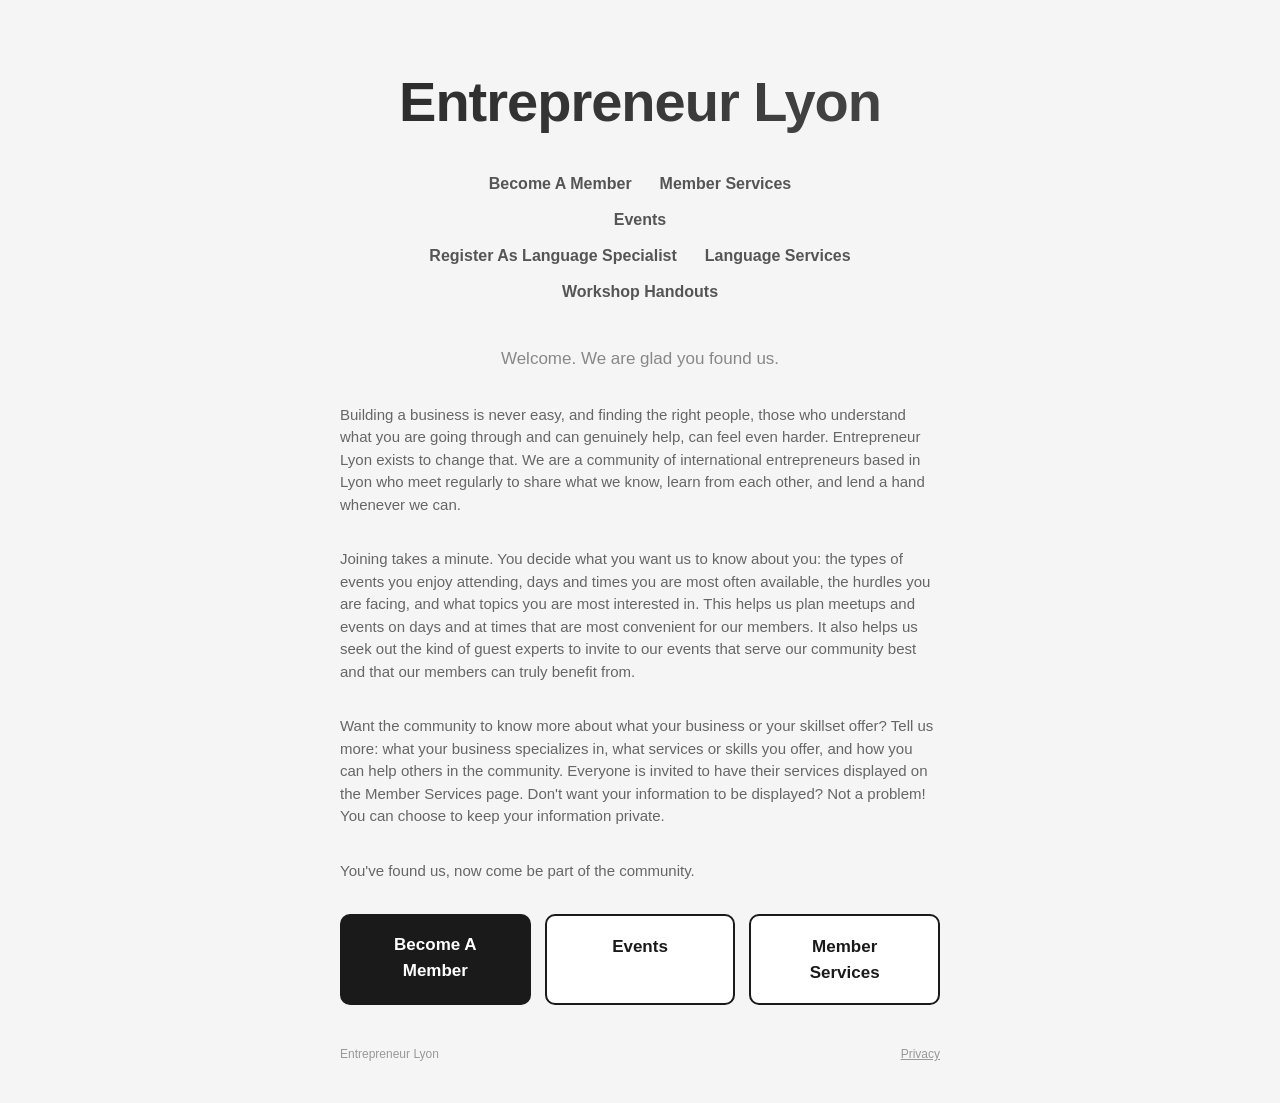
<file: index.html>
<!DOCTYPE html>
<html lang="en">
<head>
  <meta charset="UTF-8">
  <meta name="viewport" content="width=device-width, initial-scale=1.0">
  <title>Entrepreneur Lyon - Lyon's International Entrepreneur Community</title>
  <link rel="stylesheet" href="styles.css">
</head>
<body>
  <header class="landing-header">
    <h1 class="landing-title">Entrepreneur Lyon</h1>
  </header>

  <nav class="landing-nav">
    <div class="nav-row">
      <a href="/become-a-member.html">Become A Member</a>
      <a href="/members.html">Member Services</a>
    </div>
    <div class="nav-row">
      <a href="/events.html">Events</a>
    </div>
    <div class="nav-row">
      <a href="/register-language-specialist.html">Register As Language Specialist</a>
      <a href="/language-services.html">Language Services</a>
    </div>
    <div class="nav-row">
      <a href="/workshop-handouts.html">Workshop Handouts</a>
    </div>
  </nav>

  <div class="container">
    <p class="subtitle hero-tagline">Welcome. We are glad you found us.</p>

    <p class="subtitle">Building a business is never easy, and finding the right people, those who understand what you are going through and can genuinely help, can feel even harder. Entrepreneur Lyon exists to change that. We are a community of international entrepreneurs based in Lyon who meet regularly to share what we know, learn from each other, and lend a hand whenever we can.</p>

    <p class="subtitle">Joining takes a minute. You decide what you want us to know about you: the types of events you enjoy attending, days and times you are most often available, the hurdles you are facing, and what topics you are most interested in. This helps us plan meetups and events on days and at times that are most convenient for our members. It also helps us seek out the kind of guest experts to invite to our events that serve our community best and that our members can truly benefit from.</p>

    <p class="subtitle">Want the community to know more about what your business or your skillset offer? Tell us more: what your business specializes in, what services or skills you offer, and how you can help others in the community. Everyone is invited to have their services displayed on the Member Services page. Don't want your information to be displayed? Not a problem! You can choose to keep your information private.</p>

    <p class="subtitle">You've found us, now come be part of the community.</p>

    <div class="cta-buttons">
      <a href="/become-a-member.html" class="btn-large btn-primary">Become A Member</a>
      <a href="/events.html" class="btn-large btn-secondary">Events</a>
      <a href="/members.html" class="btn-large btn-secondary">Member Services</a>
    </div>
  </div>

  <footer class="site-footer">
    <span>Entrepreneur Lyon</span>
    <a href="/privacy.html">Privacy</a>
  </footer>
</body>
</html>
</file>
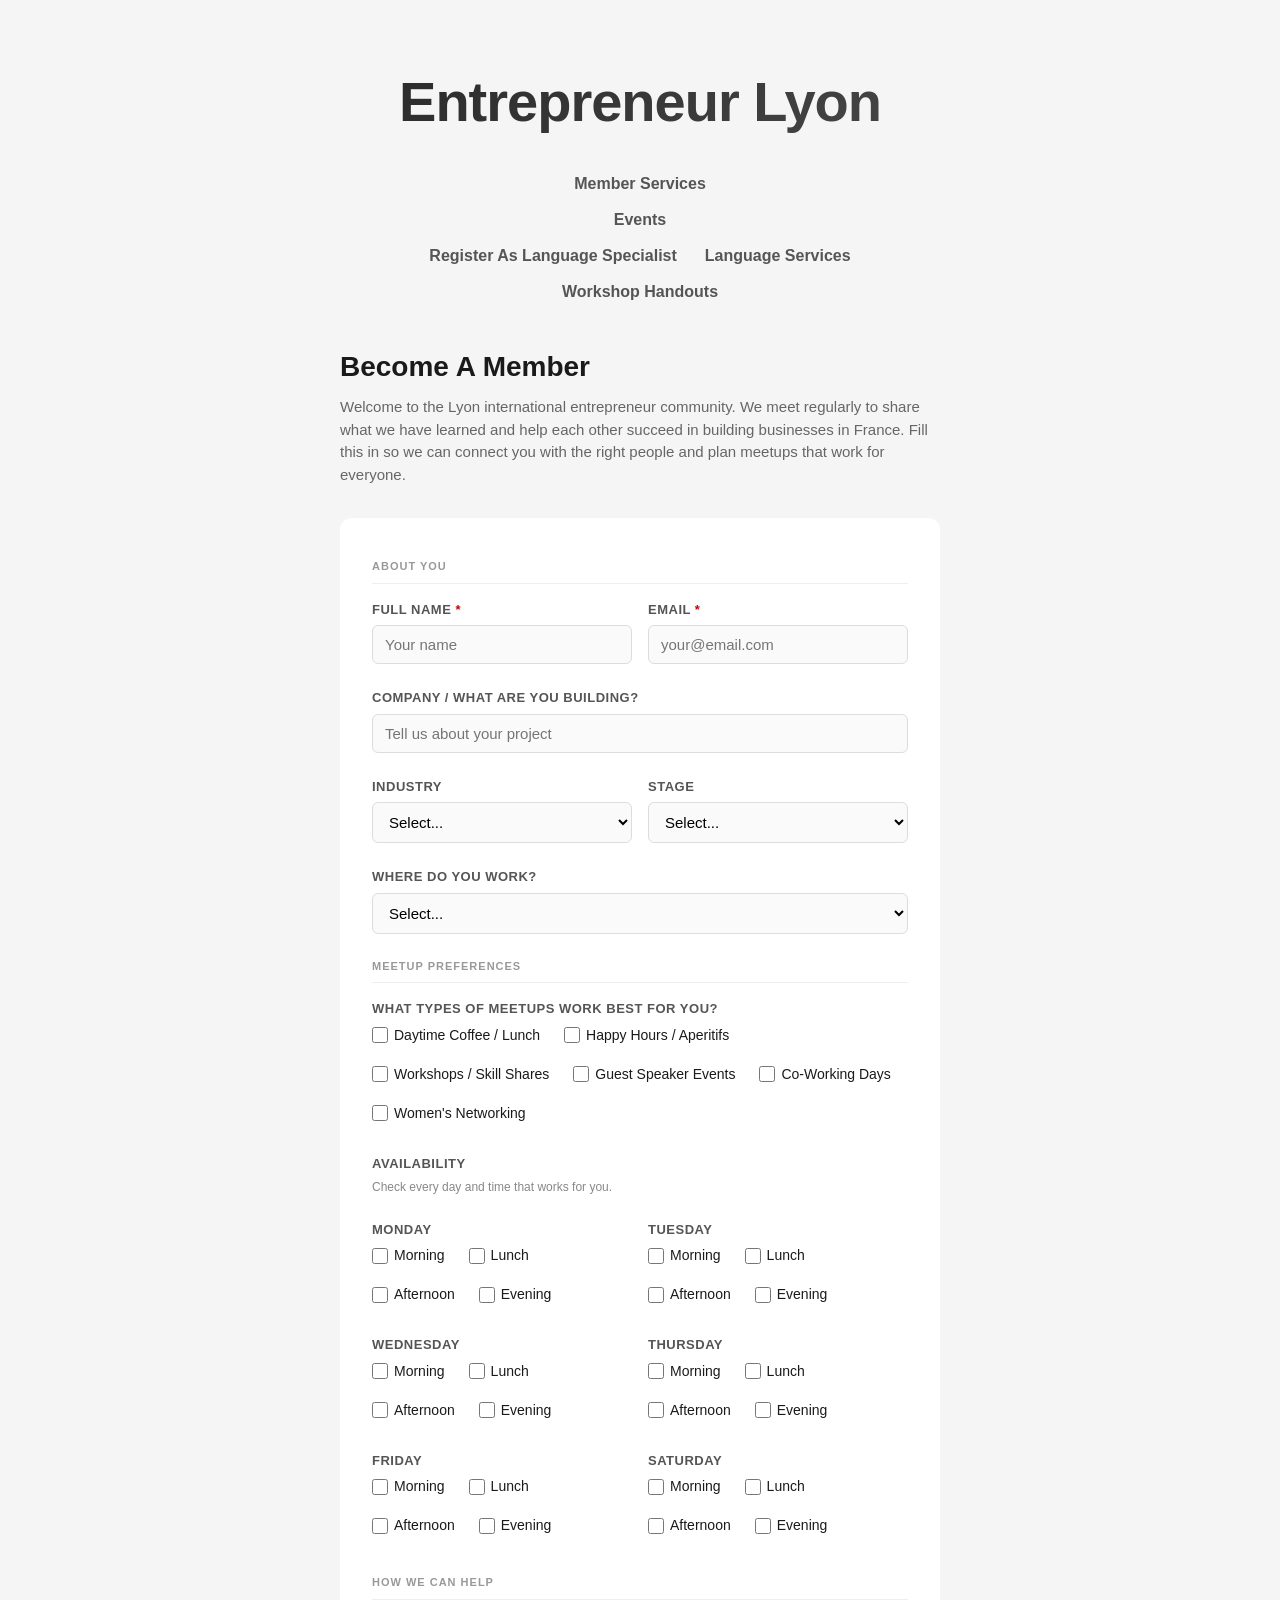
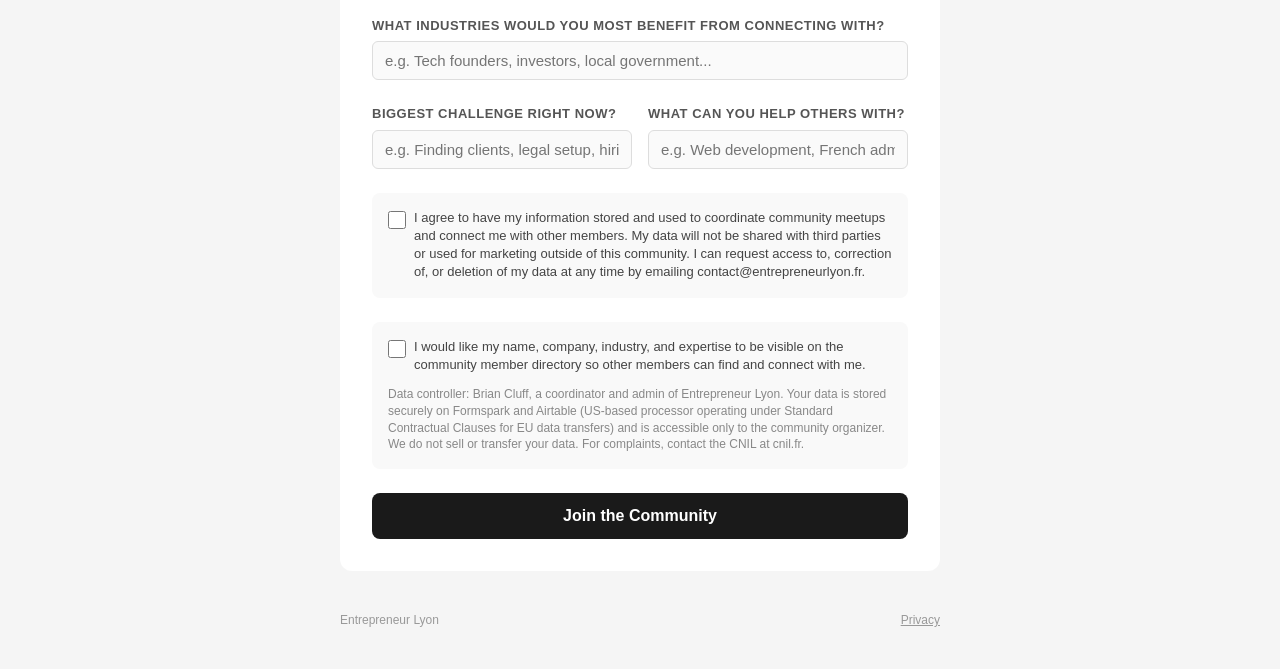
<file: become-a-member.html>
<!DOCTYPE html>
<html lang="en">
<head>
  <meta charset="UTF-8">
  <meta name="viewport" content="width=device-width, initial-scale=1.0">
  <title>Become A Member - Entrepreneur Lyon</title>
  <link rel="stylesheet" href="styles.css">
</head>
<body>
  <header class="landing-header">
    <h1 class="landing-title"><a href="/" style="text-decoration:none;-webkit-text-fill-color:inherit;">Entrepreneur Lyon</a></h1>
  </header>

  <nav class="landing-nav">
    <div class="nav-row">
      <a href="/members.html">Member Services</a>
    </div>
    <div class="nav-row">
      <a href="/events.html">Events</a>
    </div>
    <div class="nav-row">
      <a href="/register-language-specialist.html">Register As Language Specialist</a>
      <a href="/language-services.html">Language Services</a>
    </div>
    <div class="nav-row">
      <a href="/workshop-handouts.html">Workshop Handouts</a>
    </div>
  </nav>

  <div class="container">
    <h1>Become A Member</h1>
    <p class="subtitle">Welcome to the Lyon international entrepreneur community. We meet regularly to share what we have learned and help each other succeed in building businesses in France. Fill this in so we can connect you with the right people and plan meetups that work for everyone.</p>

    <form action="/api/signup" method="POST">
      <input type="hidden" name="_redirect" value="https://entrepreneurlyon.fr/thank-you">
      <input type="text" name="_honeypot" style="display:none" tabindex="-1" autocomplete="off">

      <div class="section-label">About You</div>

      <div class="row">
        <div class="field">
          <label>Full Name <span class="required">*</span></label>
          <input type="text" name="name" required placeholder="Your name">
        </div>
        <div class="field">
          <label>Email <span class="required">*</span></label>
          <input type="email" name="email" required placeholder="your@email.com">
        </div>
      </div>

      <div class="field">
        <label>Company / What are you building?</label>
        <input type="text" name="company" placeholder="Tell us about your project">
      </div>

      <div class="row">
        <div class="field">
          <label>Industry</label>
          <select name="industry">
            <option value="">Select...</option>
            <option value="Technology / SaaS">Technology / SaaS</option>
            <option value="Consulting / Services">Consulting / Services</option>
            <option value="Food & Beverage">Food & Beverage</option>
            <option value="Health & Wellness">Health & Wellness</option>
            <option value="Finance / Fintech">Finance / Fintech</option>
            <option value="Education / Training">Education / Training</option>
            <option value="Creative / Design / Media">Creative / Design / Media</option>
            <option value="Retail / E-Commerce">Retail / E-Commerce</option>
            <option value="Manufacturing / Industrial">Manufacturing / Industrial</option>
            <option value="Real Estate / Property">Real Estate / Property</option>
            <option value="Legal / Compliance">Legal / Compliance</option>
            <option value="Tax Professional">Tax Professional</option>
            <option value="Other">Other</option>
          </select>
        </div>
        <div class="field">
          <label>Stage</label>
          <select name="stage">
            <option value="">Select...</option>
            <option value="Working on a business idea">Working on a business idea</option>
            <option value="Early stage of a live business (0-1 year)">Early stage of a live business (0-1 year)</option>
            <option value="Established business">Established business</option>
          </select>
        </div>
      </div>

      <div class="field">
        <label>Where do you work?</label>
        <select name="work_location">
          <option value="">Select...</option>
          <option value="Home">Home</option>
          <option value="Office">Office</option>
          <option value="Co-Working Space">Co-Working Space</option>
          <option value="Hybrid">Hybrid</option>
          <option value="Mobile / On-Site">Mobile / On-Site</option>
        </select>
      </div>

      <div class="section-label">Meetup Preferences</div>

      <div class="field">
        <label>What types of meetups work best for you?</label>
        <div class="checkbox-group">
          <label><input type="checkbox" name="meetup_types" value="Daytime Coffee / Lunch"> Daytime Coffee / Lunch</label>
          <label><input type="checkbox" name="meetup_types" value="Happy Hours / Aperitifs"> Happy Hours / Aperitifs</label>
          <label><input type="checkbox" name="meetup_types" value="Workshops / Skill Shares"> Workshops / Skill Shares</label>
          <label><input type="checkbox" name="meetup_types" value="Guest Speaker Events"> Guest Speaker Events</label>
          <label><input type="checkbox" name="meetup_types" value="Co-Working Days"> Co-Working Days</label>
          <label><input type="checkbox" name="meetup_types" value="Women's Networking"> Women's Networking</label>
        </div>
      </div>

      <div class="field">
        <label>Availability</label>
        <p class="privacy-note" style="margin-top:0;margin-bottom:12px;">Check every day and time that works for you.</p>
      </div>

      <div class="row">
        <div class="field">
          <label>Monday</label>
          <div class="checkbox-group">
            <label><input type="checkbox" name="availability_monday" value="Morning"> Morning</label>
            <label><input type="checkbox" name="availability_monday" value="Lunch"> Lunch</label>
            <label><input type="checkbox" name="availability_monday" value="Afternoon"> Afternoon</label>
            <label><input type="checkbox" name="availability_monday" value="Evening"> Evening</label>
          </div>
        </div>
        <div class="field">
          <label>Tuesday</label>
          <div class="checkbox-group">
            <label><input type="checkbox" name="availability_tuesday" value="Morning"> Morning</label>
            <label><input type="checkbox" name="availability_tuesday" value="Lunch"> Lunch</label>
            <label><input type="checkbox" name="availability_tuesday" value="Afternoon"> Afternoon</label>
            <label><input type="checkbox" name="availability_tuesday" value="Evening"> Evening</label>
          </div>
        </div>
      </div>

      <div class="row">
        <div class="field">
          <label>Wednesday</label>
          <div class="checkbox-group">
            <label><input type="checkbox" name="availability_wednesday" value="Morning"> Morning</label>
            <label><input type="checkbox" name="availability_wednesday" value="Lunch"> Lunch</label>
            <label><input type="checkbox" name="availability_wednesday" value="Afternoon"> Afternoon</label>
            <label><input type="checkbox" name="availability_wednesday" value="Evening"> Evening</label>
          </div>
        </div>
        <div class="field">
          <label>Thursday</label>
          <div class="checkbox-group">
            <label><input type="checkbox" name="availability_thursday" value="Morning"> Morning</label>
            <label><input type="checkbox" name="availability_thursday" value="Lunch"> Lunch</label>
            <label><input type="checkbox" name="availability_thursday" value="Afternoon"> Afternoon</label>
            <label><input type="checkbox" name="availability_thursday" value="Evening"> Evening</label>
          </div>
        </div>
      </div>

      <div class="row">
        <div class="field">
          <label>Friday</label>
          <div class="checkbox-group">
            <label><input type="checkbox" name="availability_friday" value="Morning"> Morning</label>
            <label><input type="checkbox" name="availability_friday" value="Lunch"> Lunch</label>
            <label><input type="checkbox" name="availability_friday" value="Afternoon"> Afternoon</label>
            <label><input type="checkbox" name="availability_friday" value="Evening"> Evening</label>
          </div>
        </div>
        <div class="field">
          <label>Saturday</label>
          <div class="checkbox-group">
            <label><input type="checkbox" name="availability_saturday" value="Morning"> Morning</label>
            <label><input type="checkbox" name="availability_saturday" value="Lunch"> Lunch</label>
            <label><input type="checkbox" name="availability_saturday" value="Afternoon"> Afternoon</label>
            <label><input type="checkbox" name="availability_saturday" value="Evening"> Evening</label>
          </div>
        </div>
      </div>

      <div class="section-label">How We Can Help</div>

      <div class="field">
        <label>What industries would you most benefit from connecting with?</label>
        <input type="text" name="connect_industries" placeholder="e.g. Tech founders, investors, local government...">
      </div>

      <div class="row">
        <div class="field">
          <label>Biggest challenge right now?</label>
          <input type="text" name="challenge" placeholder="e.g. Finding clients, legal setup, hiring...">
        </div>
        <div class="field">
          <label>What can you help others with?</label>
          <input type="text" name="can_help" placeholder="e.g. Web development, French admin, fundraising...">
        </div>
      </div>

      <div class="consent">
        <label>
          <input type="checkbox" name="gdpr_consent" value="yes" required>
          I agree to have my information stored and used to coordinate community meetups and connect me with other members. My data will not be shared with third parties or used for marketing outside of this community. I can request access to, correction of, or deletion of my data at any time by emailing contact@entrepreneurlyon.fr.
        </label>
      </div>

      <div class="consent">
        <label>
          <input type="checkbox" name="directory_consent" value="yes">
          I would like my name, company, industry, and expertise to be visible on the community member directory so other members can find and connect with me.
        </label>
        <p class="privacy-note">Data controller: Brian Cluff, a coordinator and admin of Entrepreneur Lyon. Your data is stored securely on Formspark and Airtable (US-based processor operating under Standard Contractual Clauses for EU data transfers) and is accessible only to the community organizer. We do not sell or transfer your data. For complaints, contact the CNIL at cnil.fr.</p>
      </div>

      <button type="submit">Join the Community</button>
    </form>
  </div>

  <footer class="site-footer">
    <span>Entrepreneur Lyon</span>
    <a href="/privacy.html">Privacy</a>
  </footer>
</body>
</html>
</file>
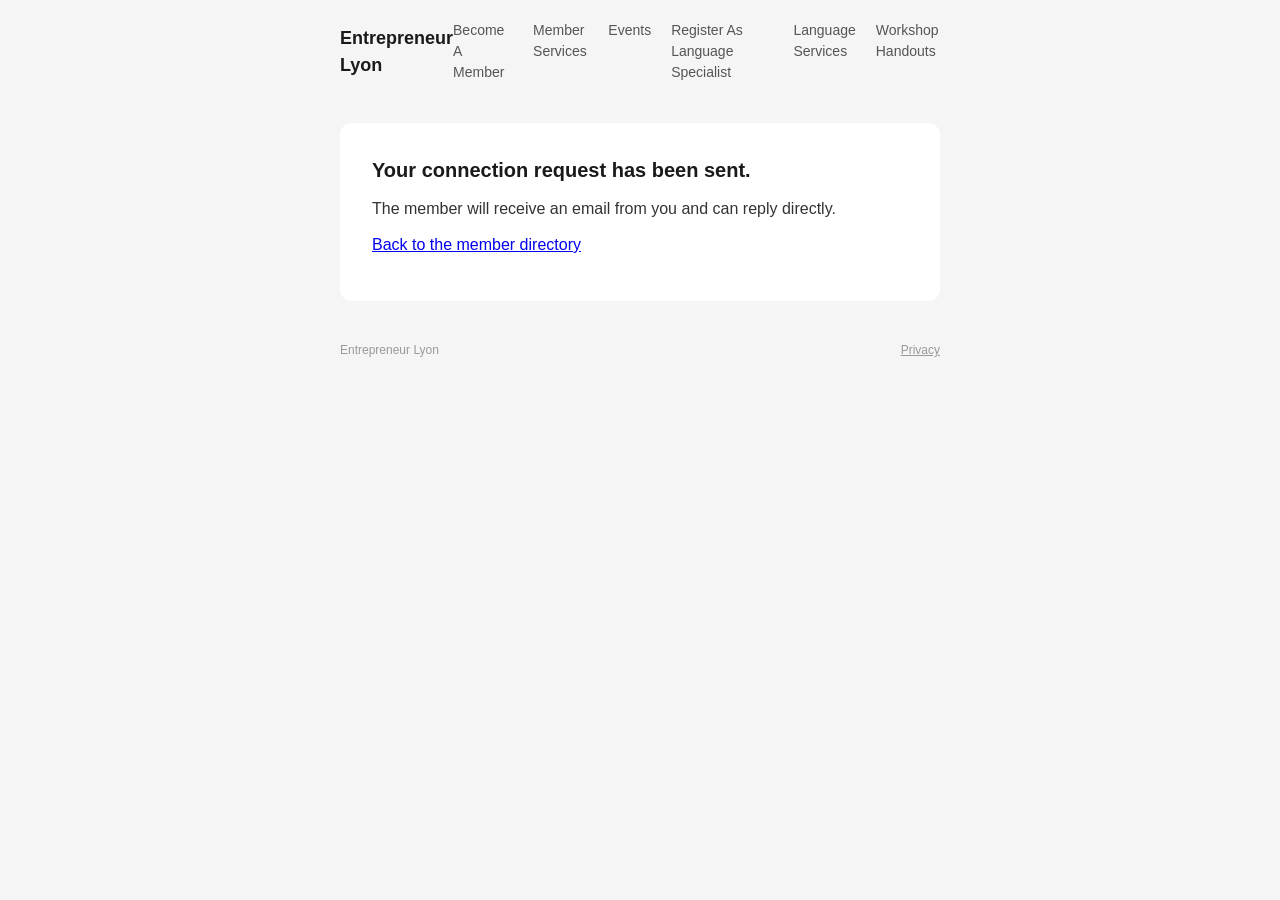
<file: connect-sent.html>
<!DOCTYPE html>
<html lang="en">
<head>
  <meta charset="UTF-8">
  <meta name="viewport" content="width=device-width, initial-scale=1.0">
  <title>Request Sent - Entrepreneur Lyon</title>
  <link rel="stylesheet" href="styles.css">
</head>
<body>
  <header class="site-header">
    <a href="/" class="site-title">Entrepreneur Lyon</a>
    <nav class="site-nav">
      <a href="/become-a-member.html">Become A Member</a>
      <a href="/members.html">Member Services</a>
      <a href="/events.html">Events</a>
      <a href="/register-language-specialist.html">Register As Language Specialist</a>
      <a href="/language-services.html">Language Services</a>
      <a href="/workshop-handouts.html">Workshop Handouts</a>
    </nav>
  </header>

  <div class="container">
    <div class="page-card">
      <h2>Your connection request has been sent.</h2>
      <p>The member will receive an email from you and can reply directly.</p>
      <p><a href="/members.html">Back to the member directory</a></p>
    </div>
  </div>

  <footer class="site-footer">
    <span>Entrepreneur Lyon</span>
    <a href="/privacy.html">Privacy</a>
  </footer>
</body>
</html>
</file>
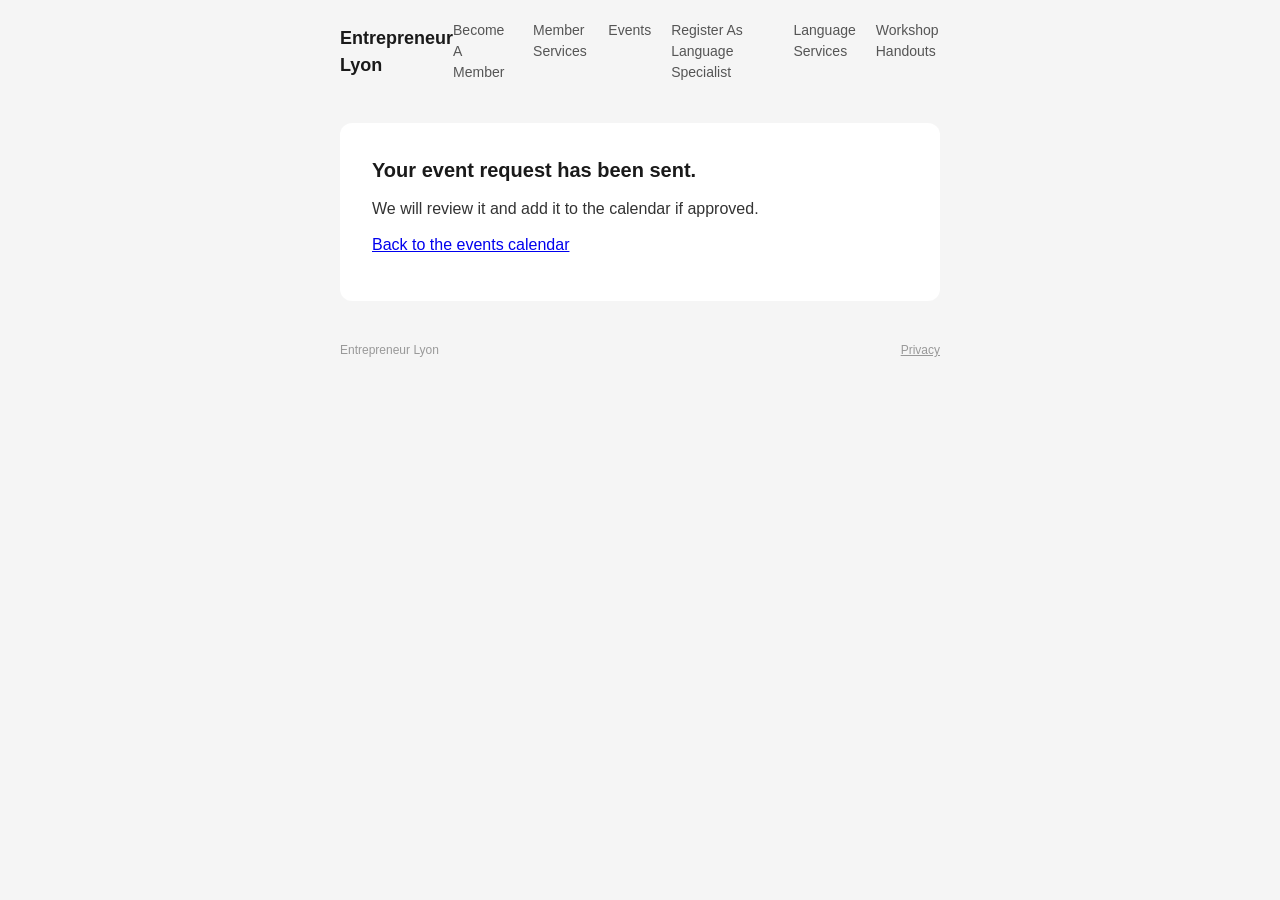
<file: event-request-sent.html>
<!DOCTYPE html>
<html lang="en">
<head>
  <meta charset="UTF-8">
  <meta name="viewport" content="width=device-width, initial-scale=1.0">
  <title>Event Request Sent - Entrepreneur Lyon</title>
  <link rel="stylesheet" href="styles.css">
</head>
<body>
  <header class="site-header">
    <a href="/" class="site-title">Entrepreneur Lyon</a>
    <nav class="site-nav">
      <a href="/become-a-member.html">Become A Member</a>
      <a href="/members.html">Member Services</a>
      <a href="/events.html">Events</a>
      <a href="/register-language-specialist.html">Register As Language Specialist</a>
      <a href="/language-services.html">Language Services</a>
      <a href="/workshop-handouts.html">Workshop Handouts</a>
    </nav>
  </header>

  <div class="container">
    <div class="page-card">
      <h2>Your event request has been sent.</h2>
      <p>We will review it and add it to the calendar if approved.</p>
      <p><a href="/events.html">Back to the events calendar</a></p>
    </div>
  </div>

  <footer class="site-footer">
    <span>Entrepreneur Lyon</span>
    <a href="/privacy.html">Privacy</a>
  </footer>
</body>
</html>
</file>
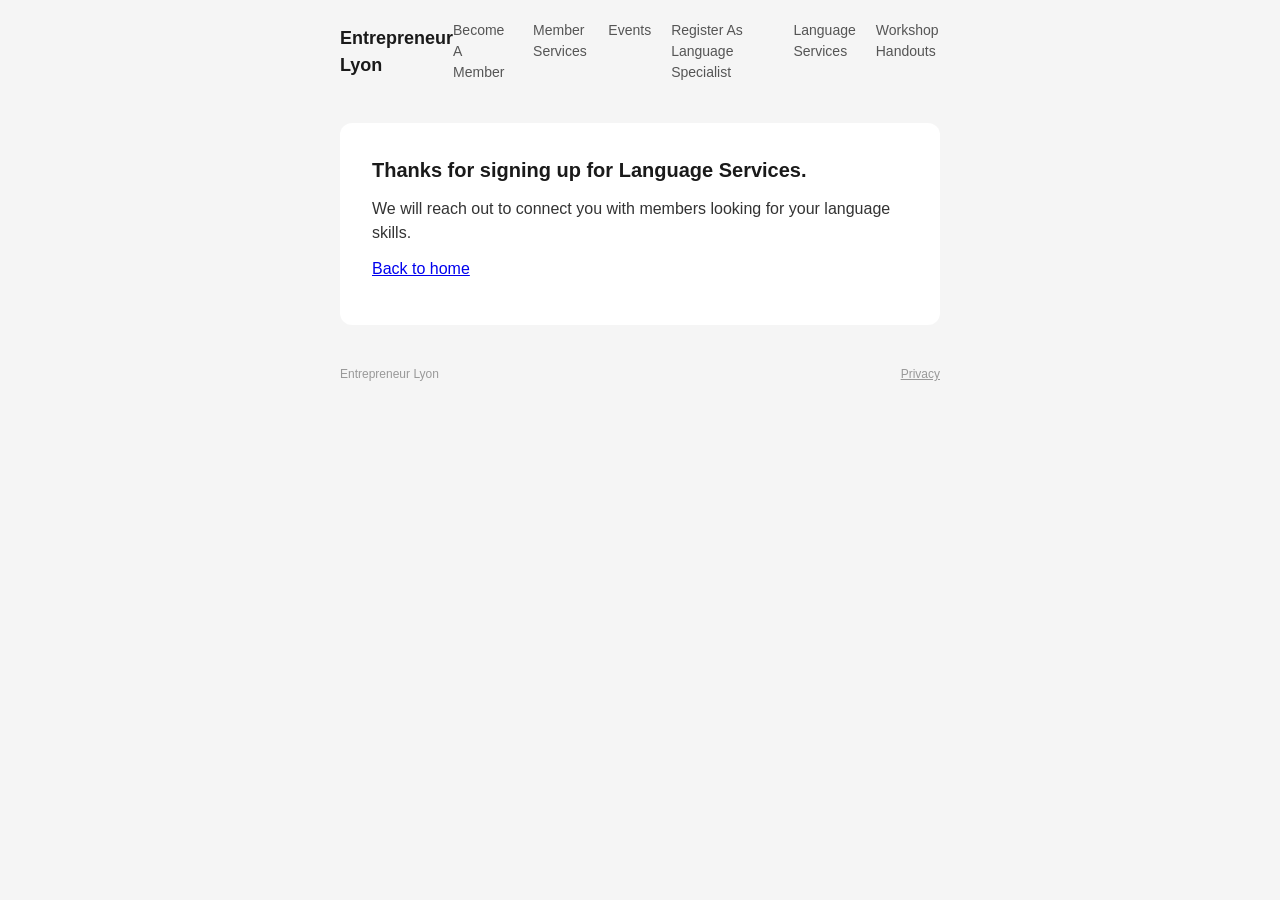
<file: language-signup-sent.html>
<!DOCTYPE html>
<html lang="en">
<head>
  <meta charset="UTF-8">
  <meta name="viewport" content="width=device-width, initial-scale=1.0">
  <title>Submission Received - Entrepreneur Lyon</title>
  <link rel="stylesheet" href="styles.css">
</head>
<body>
  <header class="site-header">
    <a href="/" class="site-title">Entrepreneur Lyon</a>
    <nav class="site-nav">
      <a href="/become-a-member.html">Become A Member</a>
      <a href="/members.html">Member Services</a>
      <a href="/events.html">Events</a>
      <a href="/register-language-specialist.html">Register As Language Specialist</a>
      <a href="/language-services.html">Language Services</a>
      <a href="/workshop-handouts.html">Workshop Handouts</a>
    </nav>
  </header>

  <div class="container">
    <div class="page-card">
      <h2>Thanks for signing up for Language Services.</h2>
      <p>We will reach out to connect you with members looking for your language skills.</p>
      <p><a href="/">Back to home</a></p>
    </div>
  </div>

  <footer class="site-footer">
    <span>Entrepreneur Lyon</span>
    <a href="/privacy.html">Privacy</a>
  </footer>
</body>
</html>
</file>
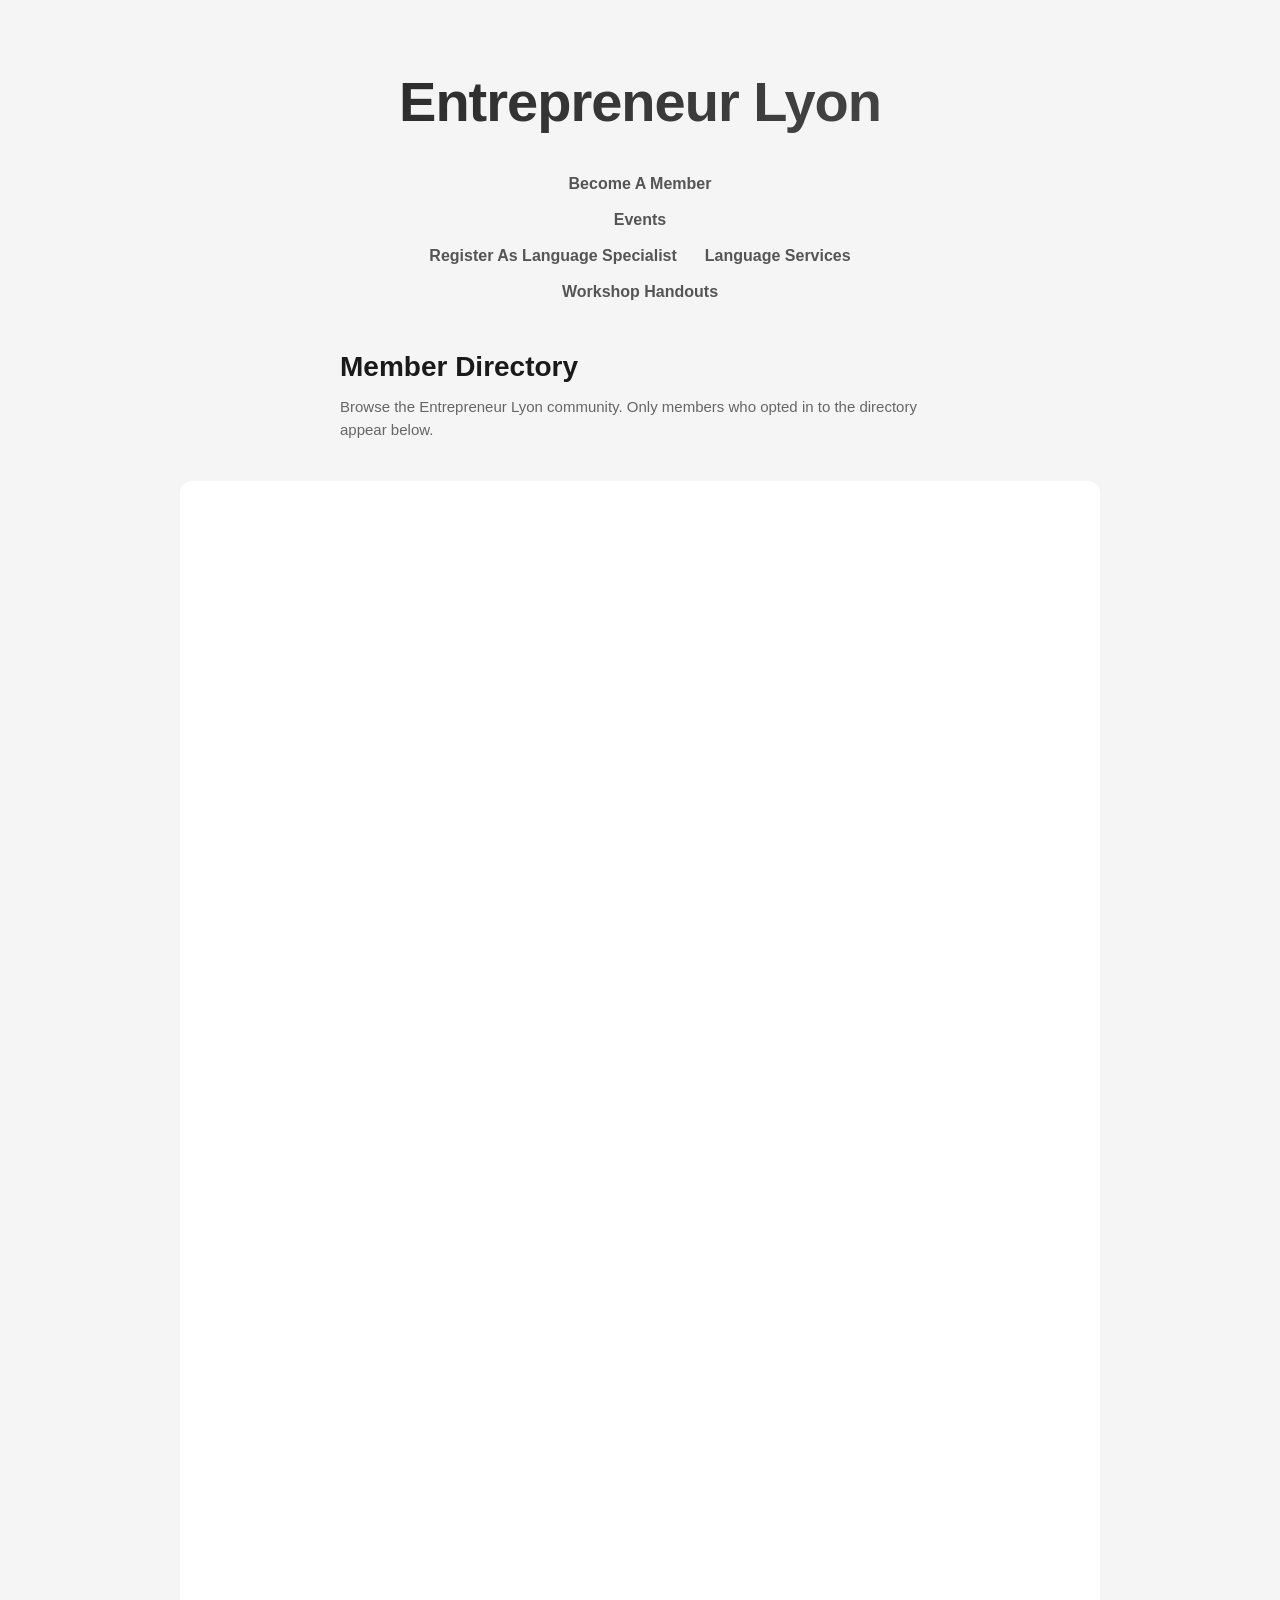
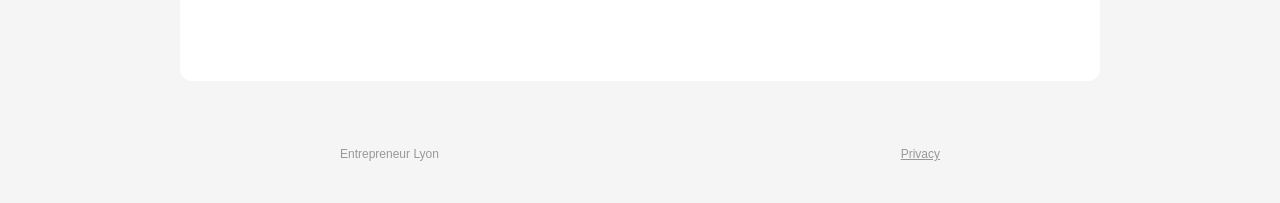
<file: members.html>
<!DOCTYPE html>
<html lang="en">
<head>
  <meta charset="UTF-8">
  <meta name="viewport" content="width=device-width, initial-scale=1.0">
  <title>Members - Entrepreneur Lyon</title>
  <link rel="stylesheet" href="styles.css">
</head>
<body>
  <header class="landing-header">
    <h1 class="landing-title"><a href="/" style="text-decoration:none;-webkit-text-fill-color:inherit;">Entrepreneur Lyon</a></h1>
  </header>

  <nav class="landing-nav">
    <div class="nav-row">
      <a href="/become-a-member.html">Become A Member</a>
    </div>
    <div class="nav-row">
      <a href="/events.html">Events</a>
    </div>
    <div class="nav-row">
      <a href="/register-language-specialist.html">Register As Language Specialist</a>
      <a href="/language-services.html">Language Services</a>
    </div>
    <div class="nav-row">
      <a href="/workshop-handouts.html">Workshop Handouts</a>
    </div>
  </nav>

  <div class="container">
    <h1>Member Directory</h1>
    <p class="subtitle">Browse the Entrepreneur Lyon community. Only members who opted in to the directory appear below.</p>
  </div>

  <div class="members-frame-wrap">
    <iframe src="https://donald70952.softr.app" title="Entrepreneur Lyon Member Directory" loading="lazy"></iframe>
  </div>

  <footer class="site-footer">
    <span>Entrepreneur Lyon</span>
    <a href="/privacy.html">Privacy</a>
  </footer>
</body>
</html>
</file>
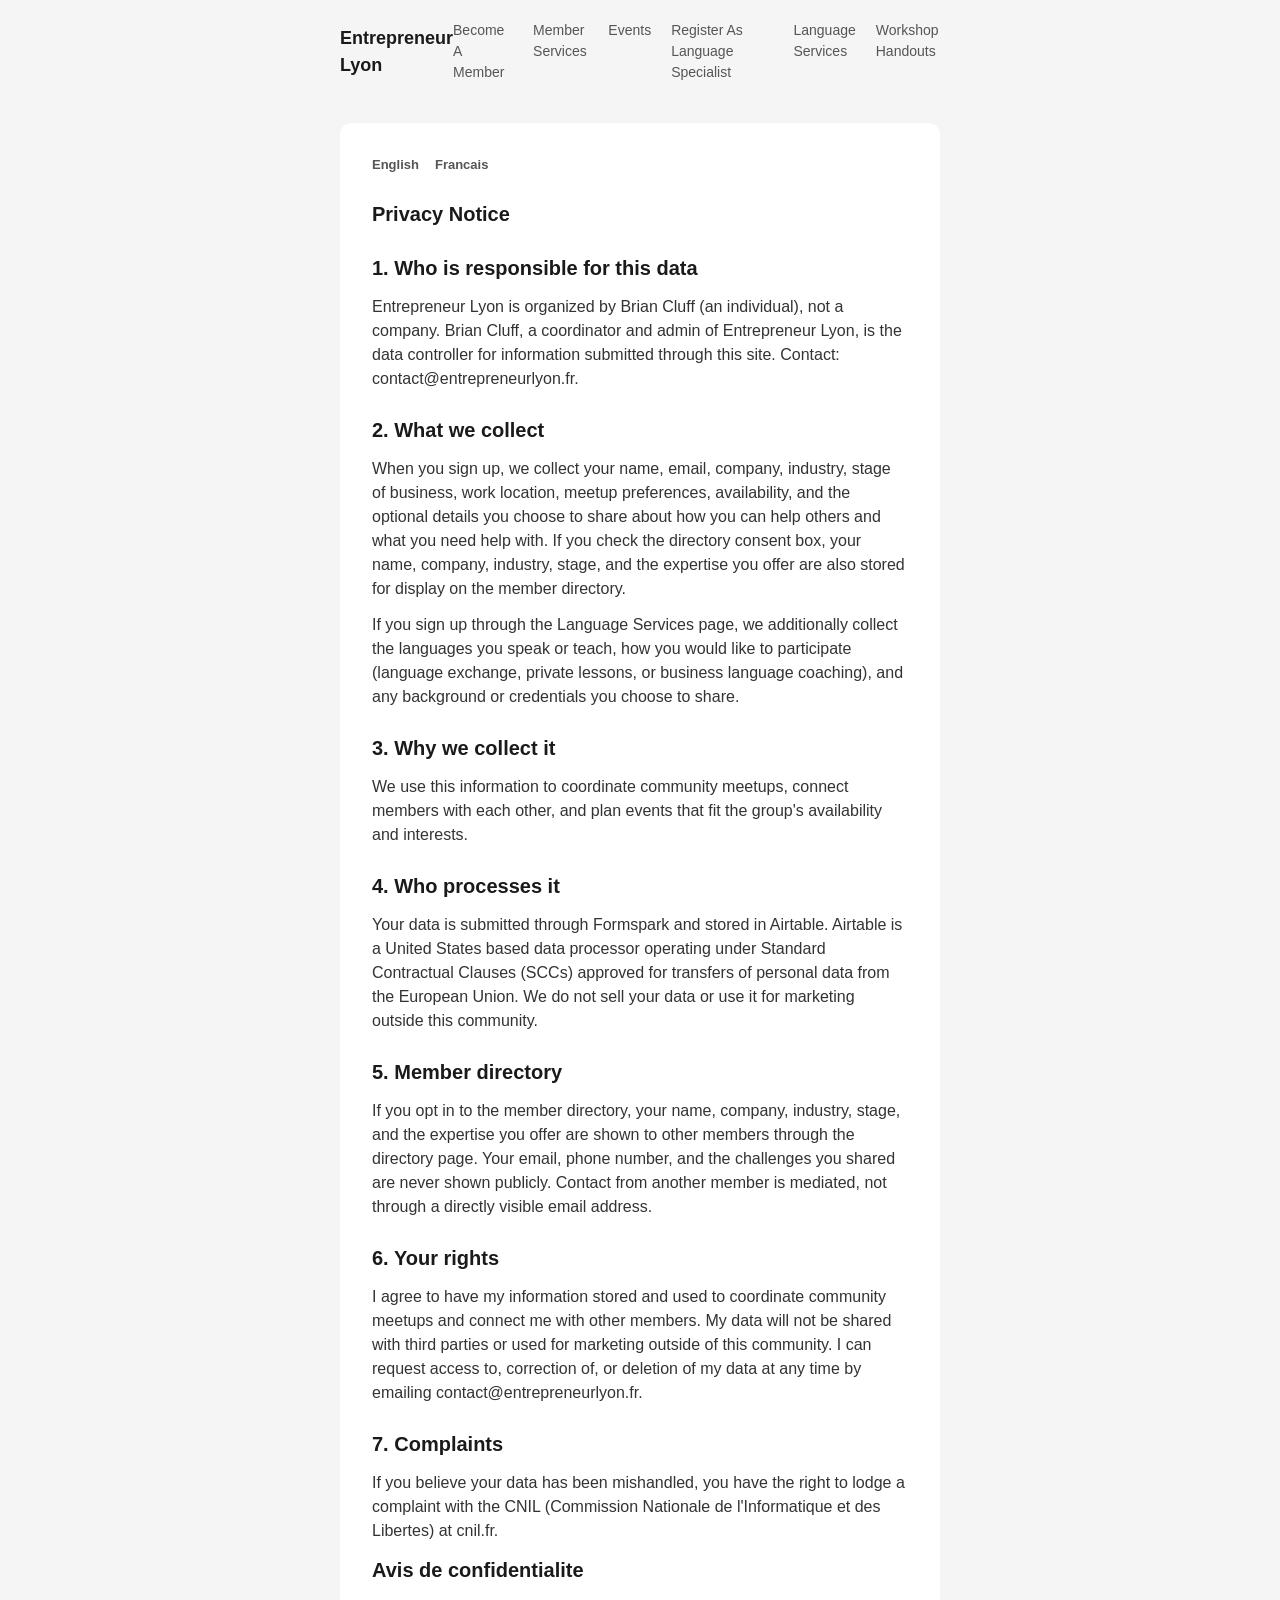
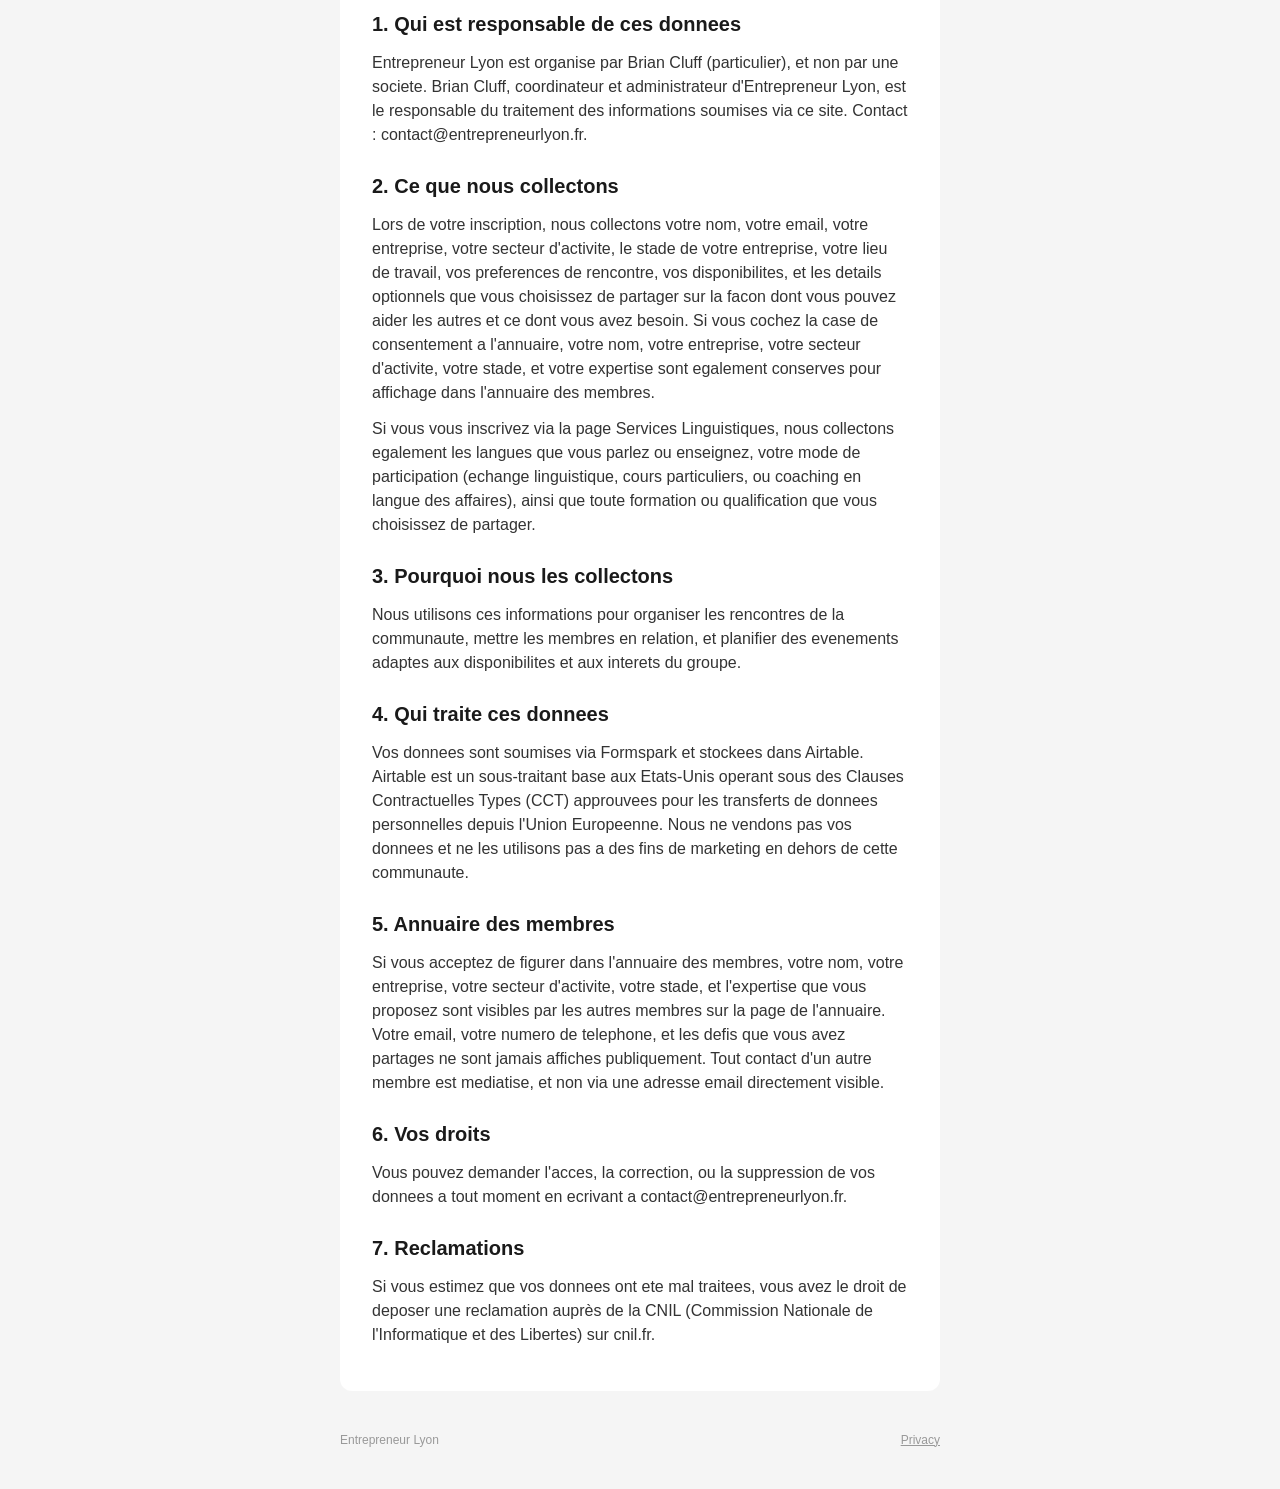
<file: privacy.html>
<!DOCTYPE html>
<html lang="en">
<head>
  <meta charset="UTF-8">
  <meta name="viewport" content="width=device-width, initial-scale=1.0">
  <title>Privacy Notice - Entrepreneur Lyon</title>
  <link rel="stylesheet" href="styles.css">
</head>
<body>
  <header class="site-header">
    <a href="/" class="site-title">Entrepreneur Lyon</a>
    <nav class="site-nav">
      <a href="/become-a-member.html">Become A Member</a>
      <a href="/members.html">Member Services</a>
      <a href="/events.html">Events</a>
      <a href="/register-language-specialist.html">Register As Language Specialist</a>
      <a href="/language-services.html">Language Services</a>
      <a href="/workshop-handouts.html">Workshop Handouts</a>
    </nav>
  </header>

  <div class="container">
    <div class="page-card">
      <div class="lang-toggle">
        <a href="#en">English</a>
        <a href="#fr">Francais</a>
      </div>

      <section id="en">
        <h2>Privacy Notice</h2>

        <h2>1. Who is responsible for this data</h2>
        <p>Entrepreneur Lyon is organized by Brian Cluff (an individual), not a company. Brian Cluff, a coordinator and admin of Entrepreneur Lyon, is the data controller for information submitted through this site. Contact: contact@entrepreneurlyon.fr.</p>

        <h2>2. What we collect</h2>
        <p>When you sign up, we collect your name, email, company, industry, stage of business, work location, meetup preferences, availability, and the optional details you choose to share about how you can help others and what you need help with. If you check the directory consent box, your name, company, industry, stage, and the expertise you offer are also stored for display on the member directory.</p>
        <p>If you sign up through the Language Services page, we additionally collect the languages you speak or teach, how you would like to participate (language exchange, private lessons, or business language coaching), and any background or credentials you choose to share.</p>

        <h2>3. Why we collect it</h2>
        <p>We use this information to coordinate community meetups, connect members with each other, and plan events that fit the group's availability and interests.</p>

        <h2>4. Who processes it</h2>
        <p>Your data is submitted through Formspark and stored in Airtable. Airtable is a United States based data processor operating under Standard Contractual Clauses (SCCs) approved for transfers of personal data from the European Union. We do not sell your data or use it for marketing outside this community.</p>

        <h2>5. Member directory</h2>
        <p>If you opt in to the member directory, your name, company, industry, stage, and the expertise you offer are shown to other members through the directory page. Your email, phone number, and the challenges you shared are never shown publicly. Contact from another member is mediated, not through a directly visible email address.</p>

        <h2>6. Your rights</h2>
        <p>I agree to have my information stored and used to coordinate community meetups and connect me with other members. My data will not be shared with third parties or used for marketing outside of this community. I can request access to, correction of, or deletion of my data at any time by emailing contact@entrepreneurlyon.fr.</p>

        <h2>7. Complaints</h2>
        <p>If you believe your data has been mishandled, you have the right to lodge a complaint with the CNIL (Commission Nationale de l'Informatique et des Libertes) at cnil.fr.</p>
      </section>

      <section id="fr">
        <h2>Avis de confidentialite</h2>

        <h2>1. Qui est responsable de ces donnees</h2>
        <p>Entrepreneur Lyon est organise par Brian Cluff (particulier), et non par une societe. Brian Cluff, coordinateur et administrateur d'Entrepreneur Lyon, est le responsable du traitement des informations soumises via ce site. Contact : contact@entrepreneurlyon.fr.</p>

        <h2>2. Ce que nous collectons</h2>
        <p>Lors de votre inscription, nous collectons votre nom, votre email, votre entreprise, votre secteur d'activite, le stade de votre entreprise, votre lieu de travail, vos preferences de rencontre, vos disponibilites, et les details optionnels que vous choisissez de partager sur la facon dont vous pouvez aider les autres et ce dont vous avez besoin. Si vous cochez la case de consentement a l'annuaire, votre nom, votre entreprise, votre secteur d'activite, votre stade, et votre expertise sont egalement conserves pour affichage dans l'annuaire des membres.</p>
        <p>Si vous vous inscrivez via la page Services Linguistiques, nous collectons egalement les langues que vous parlez ou enseignez, votre mode de participation (echange linguistique, cours particuliers, ou coaching en langue des affaires), ainsi que toute formation ou qualification que vous choisissez de partager.</p>

        <h2>3. Pourquoi nous les collectons</h2>
        <p>Nous utilisons ces informations pour organiser les rencontres de la communaute, mettre les membres en relation, et planifier des evenements adaptes aux disponibilites et aux interets du groupe.</p>

        <h2>4. Qui traite ces donnees</h2>
        <p>Vos donnees sont soumises via Formspark et stockees dans Airtable. Airtable est un sous-traitant base aux Etats-Unis operant sous des Clauses Contractuelles Types (CCT) approuvees pour les transferts de donnees personnelles depuis l'Union Europeenne. Nous ne vendons pas vos donnees et ne les utilisons pas a des fins de marketing en dehors de cette communaute.</p>

        <h2>5. Annuaire des membres</h2>
        <p>Si vous acceptez de figurer dans l'annuaire des membres, votre nom, votre entreprise, votre secteur d'activite, votre stade, et l'expertise que vous proposez sont visibles par les autres membres sur la page de l'annuaire. Votre email, votre numero de telephone, et les defis que vous avez partages ne sont jamais affiches publiquement. Tout contact d'un autre membre est mediatise, et non via une adresse email directement visible.</p>

        <h2>6. Vos droits</h2>
        <p>Vous pouvez demander l'acces, la correction, ou la suppression de vos donnees a tout moment en ecrivant a contact@entrepreneurlyon.fr.</p>

        <h2>7. Reclamations</h2>
        <p>Si vous estimez que vos donnees ont ete mal traitees, vous avez le droit de deposer une reclamation auprès de la CNIL (Commission Nationale de l'Informatique et des Libertes) sur cnil.fr.</p>
      </section>
    </div>
  </div>

  <footer class="site-footer">
    <span>Entrepreneur Lyon</span>
    <a href="/privacy.html">Privacy</a>
  </footer>
</body>
</html>
</file>
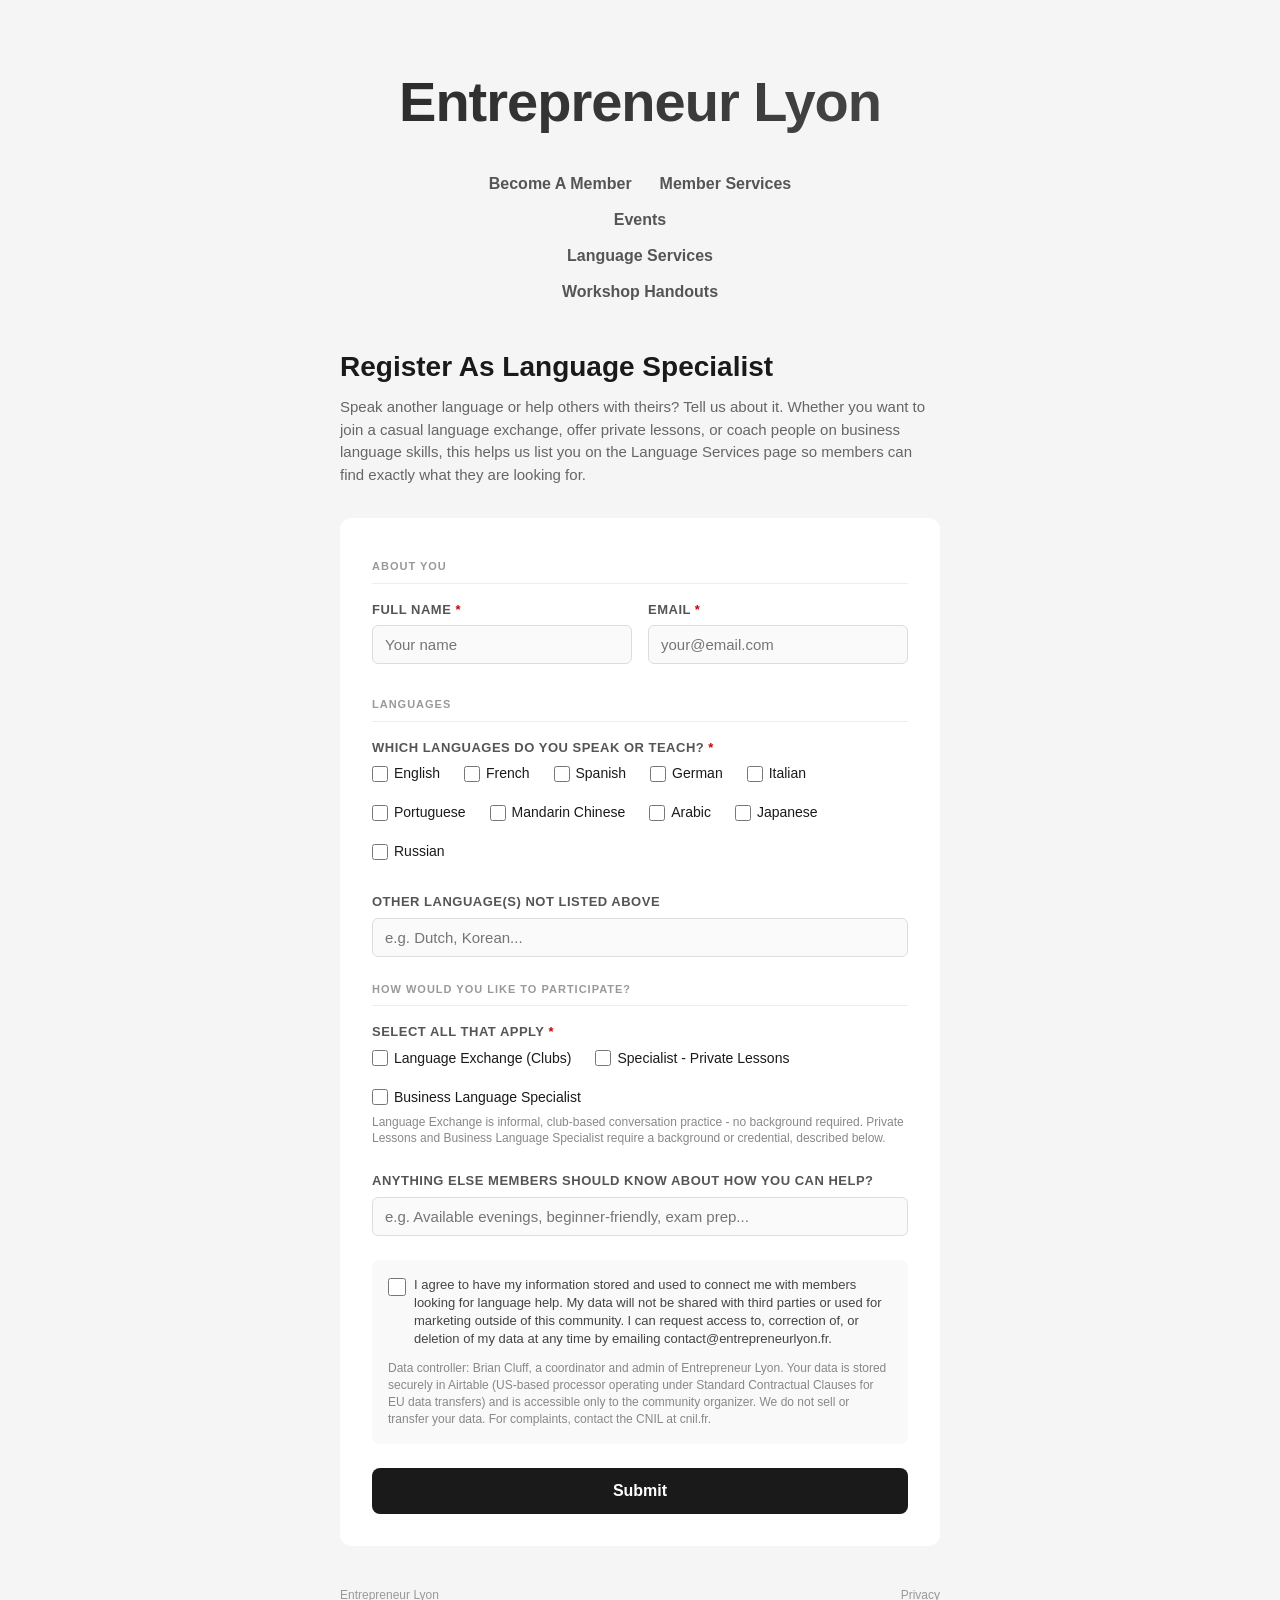
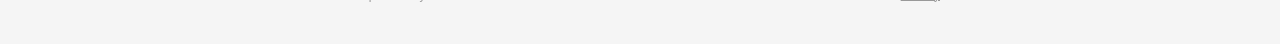
<file: register-language-specialist.html>
<!DOCTYPE html>
<html lang="en">
<head>
  <meta charset="UTF-8">
  <meta name="viewport" content="width=device-width, initial-scale=1.0">
  <title>Register As Language Specialist - Entrepreneur Lyon</title>
  <link rel="stylesheet" href="styles.css">
</head>
<body>
  <header class="landing-header">
    <h1 class="landing-title"><a href="/" style="text-decoration:none;-webkit-text-fill-color:inherit;">Entrepreneur Lyon</a></h1>
  </header>

  <nav class="landing-nav">
    <div class="nav-row">
      <a href="/become-a-member.html">Become A Member</a>
      <a href="/members.html">Member Services</a>
    </div>
    <div class="nav-row">
      <a href="/events.html">Events</a>
    </div>
    <div class="nav-row">
      <a href="/language-services.html">Language Services</a>
    </div>
    <div class="nav-row">
      <a href="/workshop-handouts.html">Workshop Handouts</a>
    </div>
  </nav>

  <div class="container">
    <h1>Register As Language Specialist</h1>
    <p class="subtitle">Speak another language or help others with theirs? Tell us about it. Whether you want to join a casual language exchange, offer private lessons, or coach people on business language skills, this helps us list you on the Language Services page so members can find exactly what they are looking for.</p>

    <form action="/api/language-signup" method="POST">
      <input type="text" name="_honeypot" style="display:none" tabindex="-1" autocomplete="off">

      <div class="section-label">About You</div>

      <div class="row">
        <div class="field">
          <label>Full Name <span class="required">*</span></label>
          <input type="text" name="name" required placeholder="Your name">
        </div>
        <div class="field">
          <label>Email <span class="required">*</span></label>
          <input type="email" name="email" required placeholder="your@email.com">
        </div>
      </div>

      <div class="section-label">Languages</div>

      <div class="field">
        <label>Which languages do you speak or teach? <span class="required">*</span></label>
        <div class="checkbox-group">
          <label><input type="checkbox" name="languages" value="English"> English</label>
          <label><input type="checkbox" name="languages" value="French"> French</label>
          <label><input type="checkbox" name="languages" value="Spanish"> Spanish</label>
          <label><input type="checkbox" name="languages" value="German"> German</label>
          <label><input type="checkbox" name="languages" value="Italian"> Italian</label>
          <label><input type="checkbox" name="languages" value="Portuguese"> Portuguese</label>
          <label><input type="checkbox" name="languages" value="Mandarin Chinese"> Mandarin Chinese</label>
          <label><input type="checkbox" name="languages" value="Arabic"> Arabic</label>
          <label><input type="checkbox" name="languages" value="Japanese"> Japanese</label>
          <label><input type="checkbox" name="languages" value="Russian"> Russian</label>
        </div>
      </div>

      <div class="field">
        <label>Other language(s) not listed above</label>
        <input type="text" name="other_language" placeholder="e.g. Dutch, Korean...">
      </div>

      <div class="section-label">How Would You Like to Participate?</div>

      <div class="field">
        <label>Select all that apply <span class="required">*</span></label>
        <div class="checkbox-group" id="participation-group">
          <label><input type="checkbox" name="participation_type" value="Language Exchange (Clubs)"> Language Exchange (Clubs)</label>
          <label><input type="checkbox" name="participation_type" value="Specialist - Private Lessons"> Specialist - Private Lessons</label>
          <label><input type="checkbox" name="participation_type" value="Business Language Specialist"> Business Language Specialist</label>
        </div>
        <p class="privacy-note" style="margin-top:0;">Language Exchange is informal, club-based conversation practice - no background required. Private Lessons and Business Language Specialist require a background or credential, described below.</p>
      </div>

      <div class="field" id="background-field" style="display:none;">
        <label>Your Background / Credentials <span class="required">*</span></label>
        <textarea name="background" id="background-input" rows="3" placeholder="e.g. Certified teacher, native speaker, professional translator, 5 years of business English coaching..." style="width:100%;padding:10px 12px;border:1px solid #ddd;border-radius:6px;font-size:15px;font-family:inherit;background:#fafafa;resize:vertical;"></textarea>
      </div>

      <div class="field">
        <label>Anything else members should know about how you can help?</label>
        <input type="text" name="can_help_with" placeholder="e.g. Available evenings, beginner-friendly, exam prep...">
      </div>

      <div class="consent">
        <label>
          <input type="checkbox" name="gdpr_consent" value="yes" required>
          I agree to have my information stored and used to connect me with members looking for language help. My data will not be shared with third parties or used for marketing outside of this community. I can request access to, correction of, or deletion of my data at any time by emailing contact@entrepreneurlyon.fr.
        </label>
        <p class="privacy-note">Data controller: Brian Cluff, a coordinator and admin of Entrepreneur Lyon. Your data is stored securely in Airtable (US-based processor operating under Standard Contractual Clauses for EU data transfers) and is accessible only to the community organizer. We do not sell or transfer your data. For complaints, contact the CNIL at cnil.fr.</p>
      </div>

      <button type="submit">Submit</button>
    </form>
  </div>

  <footer class="site-footer">
    <span>Entrepreneur Lyon</span>
    <a href="/privacy.html">Privacy</a>
  </footer>

  <script>
    document.addEventListener('DOMContentLoaded', function () {
      var specialistValues = ['Specialist - Private Lessons', 'Business Language Specialist'];
      var checkboxes = document.querySelectorAll('#participation-group input[name="participation_type"]');
      var backgroundField = document.getElementById('background-field');
      var backgroundInput = document.getElementById('background-input');

      function toggleBackground() {
        var anyChecked = false;
        checkboxes.forEach(function (cb) {
          if (cb.checked && specialistValues.indexOf(cb.value) !== -1) {
            anyChecked = true;
          }
        });
        backgroundField.style.display = anyChecked ? 'block' : 'none';
        if (anyChecked) {
          backgroundInput.setAttribute('required', 'required');
        } else {
          backgroundInput.removeAttribute('required');
        }
      }

      checkboxes.forEach(function (cb) {
        cb.addEventListener('change', toggleBackground);
      });

      toggleBackground();
    });
  </script>
</body>
</html>
</file>
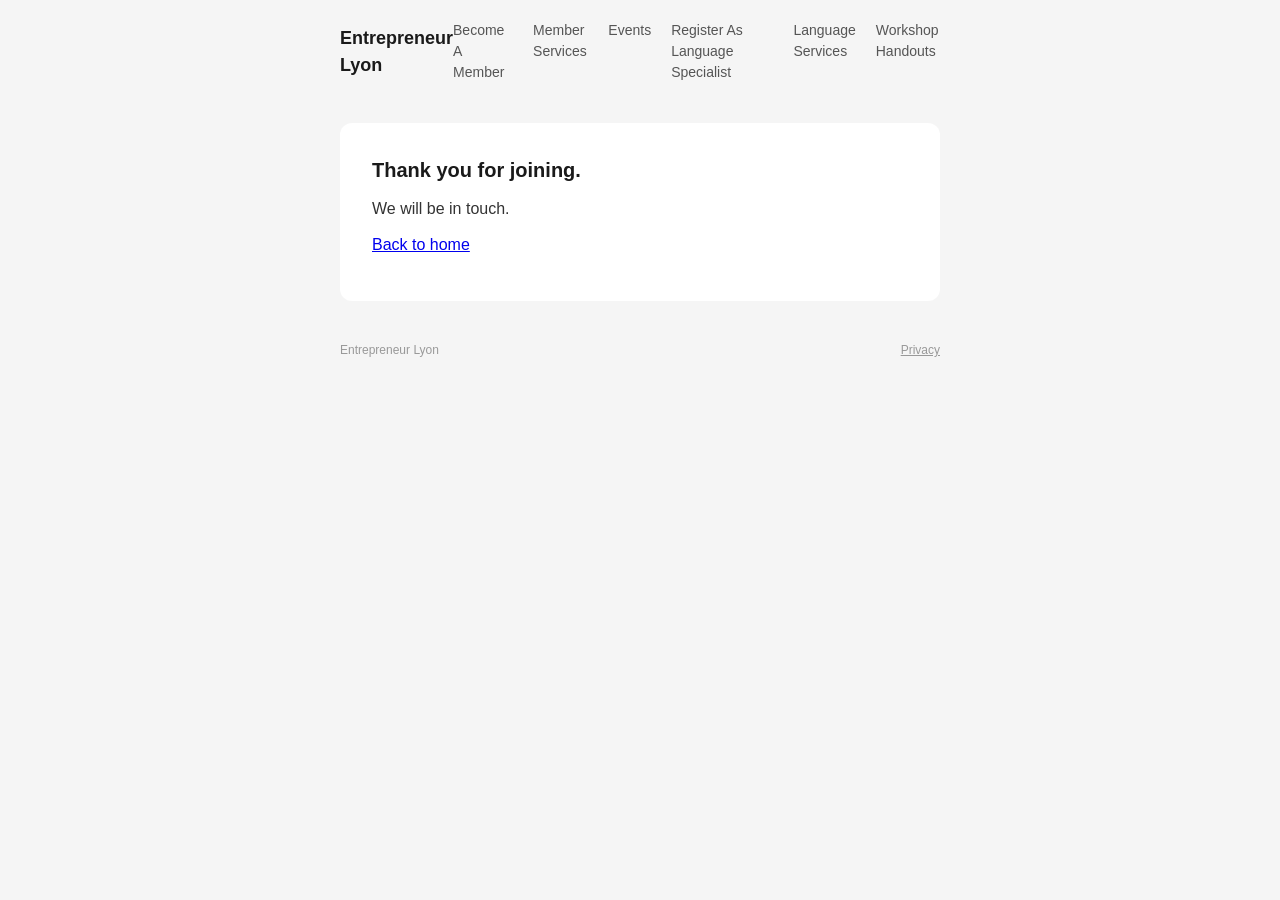
<file: thank-you.html>
<!DOCTYPE html>
<html lang="en">
<head>
  <meta charset="UTF-8">
  <meta name="viewport" content="width=device-width, initial-scale=1.0">
  <title>Thank You - Entrepreneur Lyon</title>
  <link rel="stylesheet" href="styles.css">
</head>
<body>
  <header class="site-header">
    <a href="/" class="site-title">Entrepreneur Lyon</a>
    <nav class="site-nav">
      <a href="/become-a-member.html">Become A Member</a>
      <a href="/members.html">Member Services</a>
      <a href="/events.html">Events</a>
      <a href="/register-language-specialist.html">Register As Language Specialist</a>
      <a href="/language-services.html">Language Services</a>
      <a href="/workshop-handouts.html">Workshop Handouts</a>
    </nav>
  </header>

  <div class="container">
    <div class="page-card">
      <h2>Thank you for joining.</h2>
      <p>We will be in touch.</p>
      <p><a href="/">Back to home</a></p>
    </div>
  </div>

  <footer class="site-footer">
    <span>Entrepreneur Lyon</span>
    <a href="/privacy.html">Privacy</a>
  </footer>
</body>
</html>
</file>
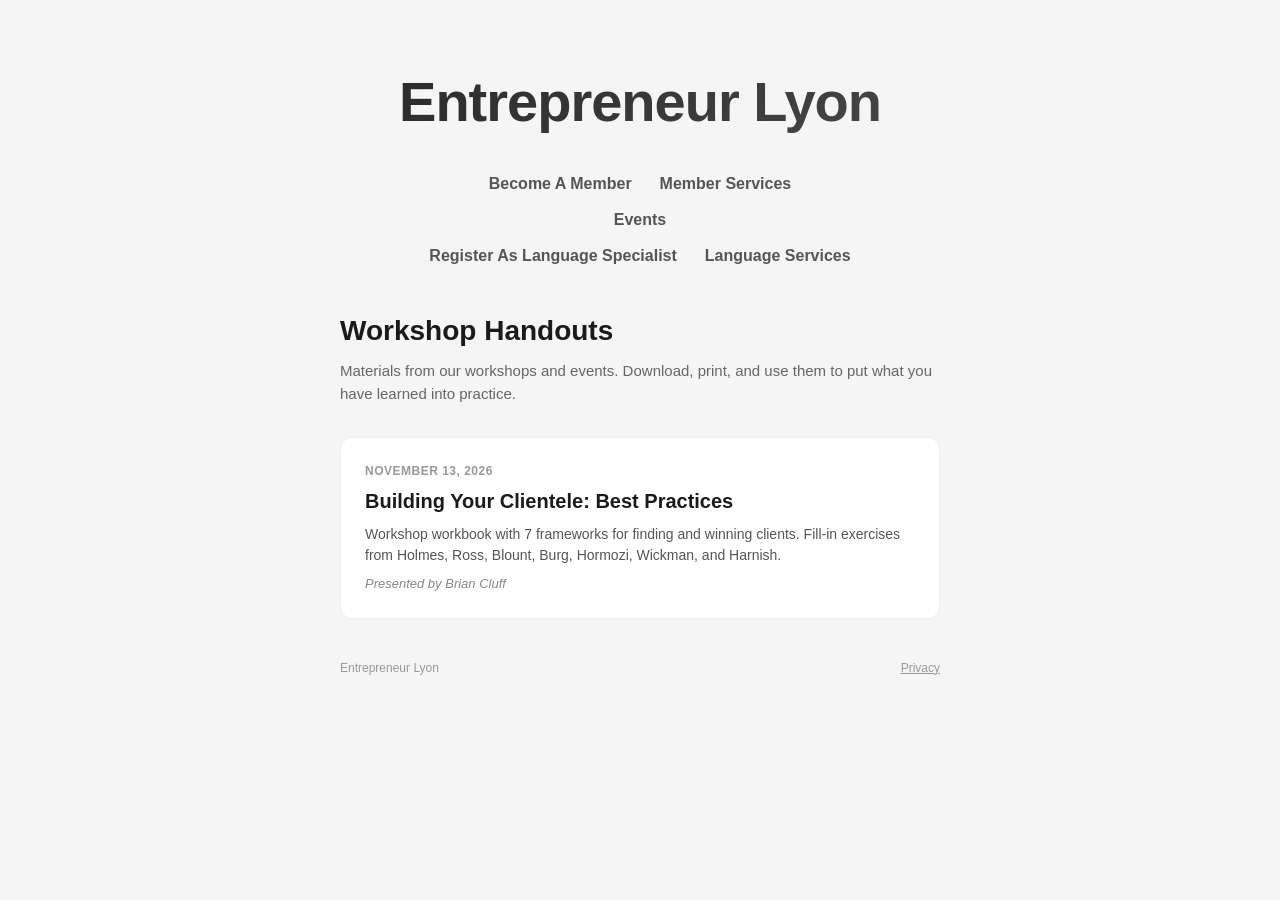
<file: workshop-handouts.html>
<!DOCTYPE html>
<html lang="en">
<head>
  <meta charset="UTF-8">
  <meta name="viewport" content="width=device-width, initial-scale=1.0">
  <title>Workshop Handouts - Entrepreneur Lyon</title>
  <link rel="stylesheet" href="styles.css">
</head>
<body>
  <header class="landing-header">
    <h1 class="landing-title"><a href="/" style="text-decoration:none;-webkit-text-fill-color:inherit;">Entrepreneur Lyon</a></h1>
  </header>

  <nav class="landing-nav">
    <div class="nav-row">
      <a href="/become-a-member.html">Become A Member</a>
      <a href="/members.html">Member Services</a>
    </div>
    <div class="nav-row">
      <a href="/events.html">Events</a>
    </div>
    <div class="nav-row">
      <a href="/register-language-specialist.html">Register As Language Specialist</a>
      <a href="/language-services.html">Language Services</a>
    </div>
  </nav>

  <div class="container">
    <h1>Workshop Handouts</h1>
    <p class="subtitle">Materials from our workshops and events. Download, print, and use them to put what you have learned into practice.</p>

    <div class="handout-list">
      <a href="/workshop-building-your-clientele.html" class="handout-card">
        <span class="handout-date">November 13, 2026</span>
        <span class="handout-title">Building Your Clientele: Best Practices</span>
        <span class="handout-desc">Workshop workbook with 7 frameworks for finding and winning clients. Fill-in exercises from Holmes, Ross, Blount, Burg, Hormozi, Wickman, and Harnish.</span>
        <span class="handout-presenter">Presented by Brian Cluff</span>
      </a>
    </div>
  </div>

  <footer class="site-footer">
    <span>Entrepreneur Lyon</span>
    <a href="/privacy.html">Privacy</a>
  </footer>
</body>
</html>
</file>
<file: styles.css>
* { box-sizing: border-box; margin: 0; padding: 0; }
body { font-family: -apple-system, BlinkMacSystemFont, 'Segoe UI', Roboto, sans-serif; background: #f5f5f5; color: #1a1a1a; line-height: 1.5; }
.container { max-width: 640px; margin: 40px auto; padding: 0 20px; }
h1 { font-size: 28px; font-weight: 700; margin-bottom: 8px; }
.subtitle { color: #666; font-size: 15px; margin-bottom: 32px; }
form { background: #fff; border-radius: 12px; padding: 32px; }
.field { margin-bottom: 24px; }
.field label { display: block; font-size: 13px; font-weight: 600; text-transform: uppercase; letter-spacing: 0.5px; color: #555; margin-bottom: 6px; }
.field .required { color: #c00; }
input[type="text"], input[type="email"], select { width: 100%; padding: 10px 12px; border: 1px solid #ddd; border-radius: 6px; font-size: 15px; font-family: inherit; background: #fafafa; }
input:focus, select:focus { outline: none; border-color: #333; background: #fff; }
.row { display: flex; gap: 16px; }
.row .field { flex: 1; }
.checkbox-group, .radio-group { display: flex; flex-wrap: wrap; gap: 12px 24px; }
.checkbox-group label, .radio-group label { font-size: 14px; font-weight: 400; text-transform: none; letter-spacing: 0; color: #1a1a1a; display: flex; align-items: center; gap: 6px; cursor: pointer; }
.checkbox-group input, .radio-group input { width: 16px; height: 16px; }
.consent { background: #f9f9f9; border-radius: 8px; padding: 16px; margin-bottom: 24px; }
.consent label { font-size: 13px; font-weight: 400; text-transform: none; letter-spacing: 0; color: #444; display: flex; align-items: flex-start; gap: 8px; cursor: pointer; line-height: 1.4; }
.consent input { width: 18px; height: 18px; margin-top: 2px; flex-shrink: 0; }
.privacy-note { font-size: 12px; color: #888; margin-top: 12px; line-height: 1.4; }
button[type="submit"] { width: 100%; padding: 14px; background: #1a1a1a; color: #fff; border: none; border-radius: 8px; font-size: 16px; font-weight: 600; cursor: pointer; font-family: inherit; }
button[type="submit"]:hover { background: #333; }
.section-label { font-size: 11px; font-weight: 600; text-transform: uppercase; letter-spacing: 1px; color: #999; margin-bottom: 16px; margin-top: 8px; padding-bottom: 8px; border-bottom: 1px solid #eee; }
@media (max-width: 480px) { .row { flex-direction: column; gap: 0; } form { padding: 24px 20px; } .container { margin: 20px auto; } }

/* Landing page */
.landing-header { text-align: center; padding: 60px 20px 0; }
.landing-title {
  font-size: 56px; font-weight: 800; letter-spacing: -1px;
  background: linear-gradient(135deg, #1a1a1a 0%, #4a4a4a 40%, #1a1a1a 60%, #4a4a4a 100%);
  background-size: 200% 200%;
  -webkit-background-clip: text; -webkit-text-fill-color: transparent;
  background-clip: text; color: transparent;
  animation: gradient-shift 6s ease infinite;
}
.landing-nav { display: flex; flex-direction: column; align-items: center; gap: 10px; padding: 20px 20px 0; }
.landing-nav .nav-row { display: flex; justify-content: center; gap: 28px; flex-wrap: wrap; }
.landing-nav a { font-size: 16px; font-weight: 600; color: #555; text-decoration: none; position: relative; padding-bottom: 2px; transition: color 0.2s; }
.landing-nav a::after { content: ''; position: absolute; bottom: 0; left: 0; width: 0; height: 2px; background: #1a1a1a; transition: width 0.3s ease; }
.landing-nav a:hover { color: #1a1a1a; }
.landing-nav a:hover::after { width: 100%; }
.hero-tagline { text-align: center; font-size: 17px; color: #888; }
@keyframes gradient-shift { 0% { background-position: 0% 50%; } 50% { background-position: 100% 50%; } 100% { background-position: 0% 50%; } }
@media (max-width: 480px) { .landing-header { padding: 40px 20px 0; } .landing-title { font-size: 36px; } .landing-nav { gap: 8px; } .landing-nav .nav-row { gap: 16px; } .landing-nav a { font-size: 15px; } }

header.site-header { max-width: 640px; margin: 0 auto; padding: 20px 20px 0; display: flex; justify-content: space-between; align-items: center; }
header.site-header .site-title { font-size: 18px; font-weight: 700; text-decoration: none; color: #1a1a1a; }
nav.site-nav { display: flex; gap: 20px; }
nav.site-nav a { font-size: 14px; color: #555; text-decoration: none; }
nav.site-nav a:hover { color: #1a1a1a; }
footer.site-footer { max-width: 640px; margin: 24px auto 40px; padding: 0 20px; font-size: 12px; color: #999; display: flex; justify-content: space-between; }
footer.site-footer a { color: #999; text-decoration: underline; }

.page-card { background: #fff; border-radius: 12px; padding: 32px; }
.page-card h2 { font-size: 20px; margin-bottom: 12px; margin-top: 24px; }
.page-card h2:first-child { margin-top: 0; }
.page-card p { margin-bottom: 12px; color: #333; }
.lang-toggle { display: flex; gap: 16px; margin-bottom: 24px; font-size: 13px; }
.lang-toggle a { color: #555; text-decoration: none; font-weight: 600; }
.lang-toggle a:hover { color: #1a1a1a; }

.members-frame-wrap { max-width: 960px; margin: 0 auto; padding: 0 20px 40px; }
.members-frame-wrap iframe { width: 100%; min-height: 1200px; border: none; border-radius: 12px; background: #fff; display: block; }

.cta-buttons { display: flex; gap: 14px; margin-top: 8px; flex-wrap: wrap; }
.btn-large { flex: 1 1 180px; display: block; text-align: center; padding: 18px 24px; border-radius: 10px; font-size: 17px; font-weight: 700; text-decoration: none; transition: transform 0.15s ease, box-shadow 0.15s ease; }
.btn-large:hover { transform: translateY(-2px); box-shadow: 0 4px 12px rgba(0,0,0,0.1); }
.btn-primary { background: #1a1a1a; color: #fff; }
.btn-primary:hover { background: #333; }
.btn-secondary { background: #fff; color: #1a1a1a; border: 2px solid #1a1a1a; }
.btn-secondary:hover { background: #f5f5f5; }
@media (max-width: 480px) { .cta-buttons { flex-direction: column; } .btn-large { flex: 1 1 auto; } }

.calendar-wrap { max-width: 960px; margin: 0 auto; padding: 0 20px; }
.calendar-wrap .fc { background: #fff; border-radius: 12px; padding: 16px; }
.calendar-wrap .fc .fc-toolbar-title { font-size: 20px; }
.calendar-wrap .fc .fc-button { background: #1a1a1a; border: none; font-size: 13px; padding: 6px 12px; border-radius: 6px; }
.calendar-wrap .fc .fc-button:hover { background: #333; }
.calendar-wrap .fc .fc-button-active { background: #444; }
.calendar-wrap .fc .fc-daygrid-event { cursor: pointer; border-radius: 4px; padding: 2px 4px; font-size: 13px; }
.calendar-wrap .fc .fc-list { border-radius: 0 0 12px 12px; }
.calendar-wrap .fc .fc-list-event { cursor: pointer; }
.calendar-wrap .fc .fc-list-event-title { font-weight: 500; }
.calendar-wrap .fc .fc-list-empty { padding: 32px; text-align: center; color: #666; }

.event-modal-overlay { position: fixed; top: 0; left: 0; right: 0; bottom: 0; background: rgba(0,0,0,0.4); z-index: 1000; justify-content: center; align-items: center; }
.event-modal { background: #fff; border-radius: 12px; padding: 32px; max-width: 480px; width: 90%; position: relative; max-height: 80vh; overflow-y: auto; }
.event-modal h2 { font-size: 20px; margin-bottom: 12px; padding-right: 32px; }
.event-modal-close { position: absolute; top: 12px; right: 16px; background: none; border: none; font-size: 24px; cursor: pointer; color: #666; line-height: 1; padding: 4px; }
.event-modal-close:hover { color: #1a1a1a; }
.modal-date { font-size: 14px; color: #555; margin-bottom: 8px; }
.modal-location { font-size: 14px; color: #555; margin-bottom: 12px; font-weight: 600; }
.modal-desc { font-size: 15px; color: #333; line-height: 1.5; white-space: pre-wrap; }

/* RSVP badge shown on calendar event cells */
.rsvp-badge { display: inline-block; background: #e8f5e9; color: #2e7d32; font-size: 11px; font-weight: 600; padding: 1px 6px; border-radius: 10px; margin-left: 6px; vertical-align: middle; white-space: nowrap; }

/* RSVP section inside the event modal */
.modal-rsvp { margin-top: 20px; padding-top: 16px; border-top: 1px solid #eee; }
.rsvp-count { font-size: 14px; color: #555; margin-bottom: 12px; font-weight: 600; }
.btn-rsvp { display: inline-block; padding: 10px 20px; background: #1a1a1a; color: #fff; border: none; border-radius: 8px; font-size: 15px; font-weight: 600; cursor: pointer; font-family: inherit; }
.btn-rsvp:hover { background: #333; }
.rsvp-fields { margin: 12px 0; }
.rsvp-fields .field { margin-bottom: 12px; }
.rsvp-fields .field label { display: block; font-size: 13px; font-weight: 600; text-transform: uppercase; letter-spacing: 0.5px; color: #555; margin-bottom: 4px; }
.rsvp-fields .field input { width: 100%; padding: 8px 10px; border: 1px solid #ddd; border-radius: 6px; font-size: 14px; font-family: inherit; background: #fafafa; }
.rsvp-fields .field input:focus { outline: none; border-color: #333; background: #fff; }
.btn-rsvp-submit { padding: 10px 20px; background: #1a1a1a; color: #fff; border: none; border-radius: 8px; font-size: 15px; font-weight: 600; cursor: pointer; font-family: inherit; }
.btn-rsvp-submit:hover { background: #333; }
.btn-rsvp-submit:disabled { background: #999; cursor: not-allowed; }
.rsvp-message { margin-top: 12px; font-size: 14px; padding: 8px 12px; border-radius: 6px; }
.rsvp-success { background: #e8f5e9; color: #2e7d32; }
.rsvp-error { background: #ffebee; color: #c62828; }

/* Language Specialists directory */
.lang-grid { display: flex; flex-direction: column; gap: 16px; margin-top: 8px; }
.lang-card { background: #fff; border-radius: 12px; padding: 24px; }
.lang-card-name { font-size: 18px; font-weight: 700; margin-bottom: 10px; }
.lang-tags { display: flex; flex-wrap: wrap; gap: 8px; margin-bottom: 12px; }
.lang-tag { background: #f0f0f0; color: #444; font-size: 12px; font-weight: 600; padding: 4px 10px; border-radius: 12px; }
.lang-tag-type { background: #e8f0fe; color: #1a56db; }
.lang-field-label { font-size: 11px; font-weight: 700; text-transform: uppercase; letter-spacing: 0.5px; color: #999; margin-top: 12px; margin-bottom: 4px; }
.lang-field-value { font-size: 14px; color: #333; line-height: 1.5; white-space: pre-wrap; }
.lang-connect-btn { display: inline-block; margin-top: 16px; padding: 10px 18px; background: #1a1a1a; color: #fff; border-radius: 8px; font-size: 14px; font-weight: 600; text-decoration: none; }
.lang-connect-btn:hover { background: #333; }
.lang-empty { background: #fff; border-radius: 12px; padding: 32px; text-align: center; color: #666; }
.lang-empty a { color: #1a1a1a; font-weight: 600; }
.lang-error { background: #fff; border-radius: 12px; padding: 32px; text-align: center; color: #c62828; }

/* Workshop Handouts */
.handout-list { display: flex; flex-direction: column; gap: 16px; margin-top: 16px; }
.handout-card { display: block; background: #fff; border-radius: 12px; padding: 24px; text-decoration: none; color: inherit; transition: box-shadow 0.2s; border: 1px solid #eee; }
.handout-card:hover { box-shadow: 0 4px 16px rgba(0,0,0,0.08); }
.handout-date { display: block; font-size: 12px; font-weight: 600; text-transform: uppercase; letter-spacing: 0.5px; color: #999; margin-bottom: 6px; }
.handout-title { display: block; font-size: 20px; font-weight: 700; color: #1a1a1a; margin-bottom: 8px; }
.handout-desc { display: block; font-size: 14px; color: #555; line-height: 1.5; margin-bottom: 8px; }
.handout-presenter { display: block; font-size: 13px; color: #888; font-style: italic; }
</file>
